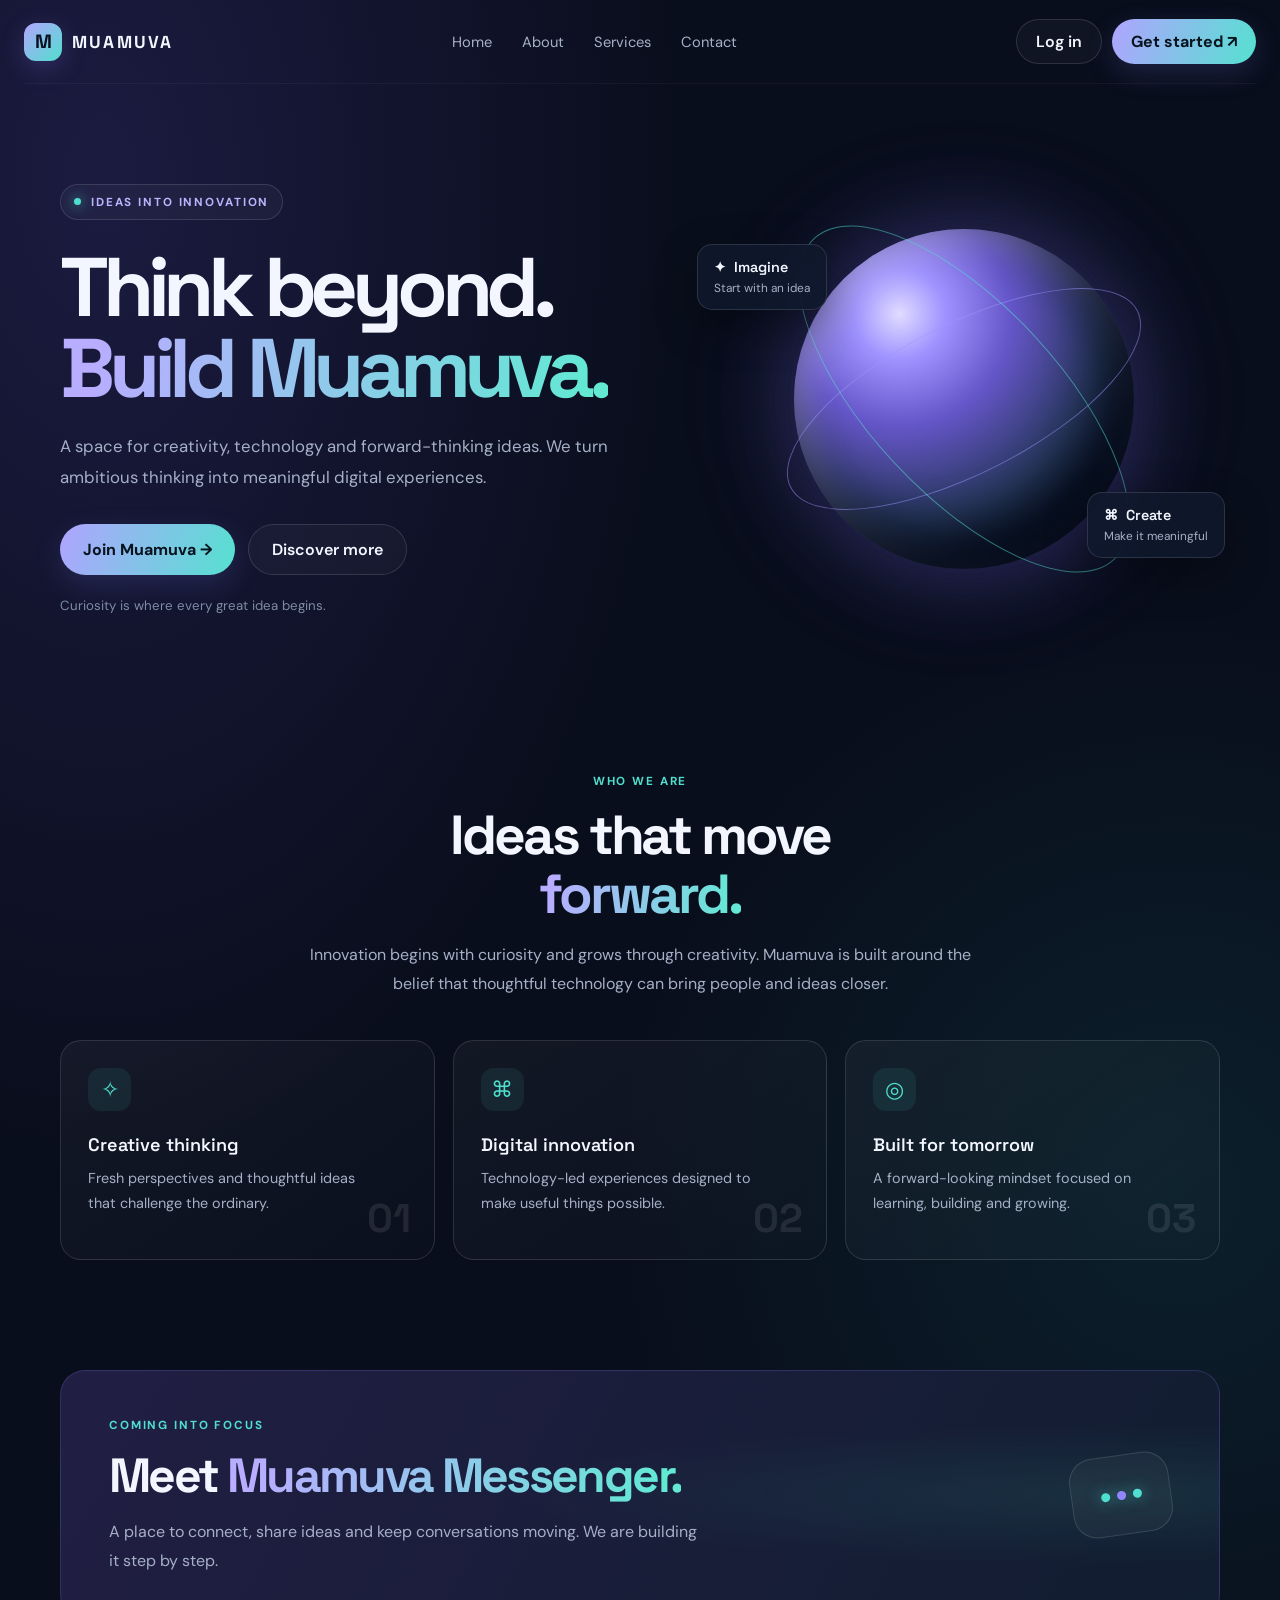
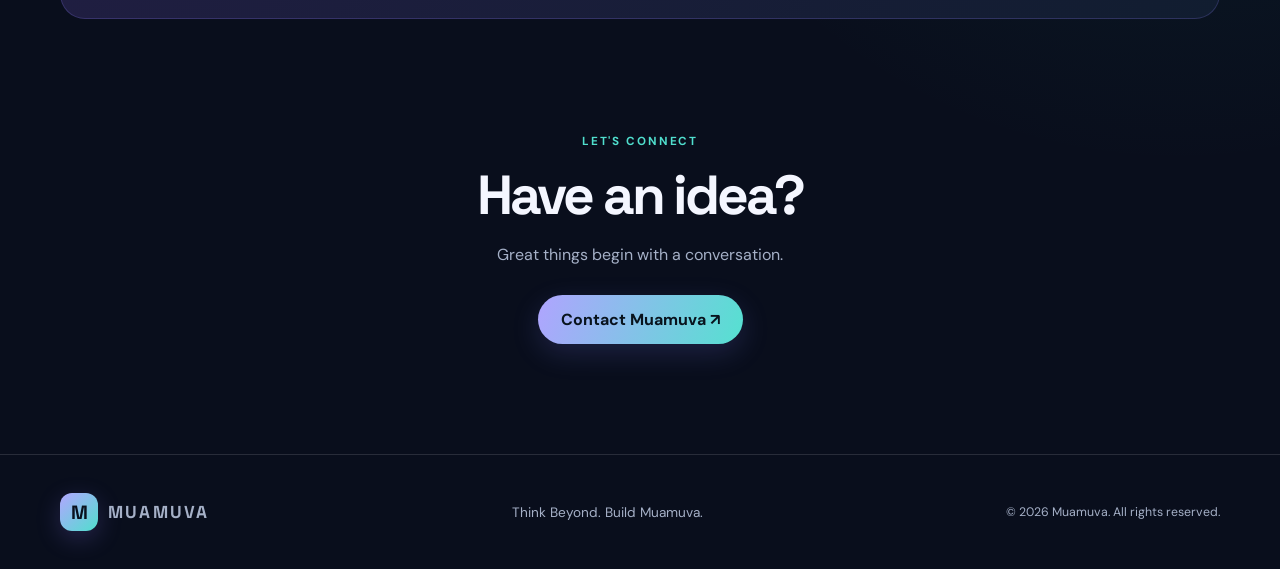
<file: index.html>
<!DOCTYPE html>
<html lang="en">
<head>
<meta charset="UTF-8"><meta name="viewport" content="width=device-width, initial-scale=1">
<meta name="description" content="Muamuva — Think Beyond. Build Muamuva.">
<title>MUAMUVA — Think Beyond</title>
<link rel="preconnect" href="https://fonts.googleapis.com">
<link href="https://fonts.googleapis.com/css2?family=DM+Sans:wght@400;500;600;700&family=Space+Grotesk:wght@500;600;700&display=swap" rel="stylesheet">
<link rel="stylesheet" href="css/style.css">
</head>
<body>
<header class="header">
  <a class="brand" href="#home"><span class="brand-icon">M</span> MUAMUVA</a>
  <button class="menu-toggle" id="menuToggle" aria-label="Toggle navigation">☰</button>
  <nav id="nav"><a href="#home">Home</a><a href="#about">About</a><a href="#services">Services</a><a href="#contact">Contact</a></nav>
  <div class="header-actions"><button class="btn btn-ghost" data-auth="login">Log in</button><button class="btn btn-primary" data-auth="signup">Get started ↗</button></div>
</header>

<main>
<section class="hero wrap" id="home">
  <div class="hero-copy">
    <div class="eyebrow"><i></i> IDEAS INTO INNOVATION</div>
    <h1>Think beyond.<br><span>Build Muamuva.</span></h1>
    <p class="lead">A space for creativity, technology and forward-thinking ideas. We turn ambitious thinking into meaningful digital experiences.</p>
    <div class="hero-actions"><button class="btn btn-primary btn-large" data-auth="signup">Join Muamuva →</button><a class="btn btn-ghost btn-large" href="#about">Discover more</a></div>
    <p class="note">Curiosity is where every great idea begins.</p>
  </div>
  <div class="visual">
    <div class="halo"></div><div class="orb"></div><div class="ring ring-one"></div><div class="ring ring-two"></div>
    <div class="float-card card-one"><b>✦ &nbsp;Imagine</b><small>Start with an idea</small></div>
    <div class="float-card card-two"><b>⌘ &nbsp;Create</b><small>Make it meaningful</small></div>
  </div>
</section>

<section class="wrap about" id="about">
  <div class="section-heading"><span class="kicker">WHO WE ARE</span><h2>Ideas that move<br><span>forward.</span></h2><p>Innovation begins with curiosity and grows through creativity. Muamuva is built around the belief that thoughtful technology can bring people and ideas closer.</p></div>
  <div class="cards" id="services">
    <article><div class="feature-icon">✧</div><h3>Creative thinking</h3><p>Fresh perspectives and thoughtful ideas that challenge the ordinary.</p><b class="number">01</b></article>
    <article><div class="feature-icon">⌘</div><h3>Digital innovation</h3><p>Technology-led experiences designed to make useful things possible.</p><b class="number">02</b></article>
    <article><div class="feature-icon">◎</div><h3>Built for tomorrow</h3><p>A forward-looking mindset focused on learning, building and growing.</p><b class="number">03</b></article>
  </div>
</section>

<section class="messenger wrap">
  <div><span class="kicker">COMING INTO FOCUS</span><h2>Meet <span>Muamuva Messenger.</span></h2><p>A place to connect, share ideas and keep conversations moving. We are building it step by step.</p></div>
  <div class="chat-symbol"><i></i><i></i><i></i></div>
</section>

<section class="contact wrap" id="contact"><span class="kicker">LET'S CONNECT</span><h2>Have an idea?</h2><p>Great things begin with a conversation.</p><a class="btn btn-primary btn-large" href="mailto:contact@muamuva.com">Contact Muamuva ↗</a></section>
</main>

<footer><a class="brand" href="#home"><span class="brand-icon">M</span> MUAMUVA</a><p>Think Beyond. Build Muamuva.</p><small>© <span id="year"></span> Muamuva. All rights reserved.</small></footer>

<div class="modal" id="authModal" aria-hidden="true">
  <div class="backdrop" data-close></div>
  <section class="auth-box" role="dialog" aria-modal="true" aria-labelledby="authTitle">
    <button class="close" type="button" aria-label="Close" data-close>×</button>
    <a class="brand" href="#home"><span class="brand-icon">M</span> MUAMUVA</a>
    <div class="auth-heading"><span class="kicker" id="authKicker">YOUR SPACE STARTS HERE</span><h2 id="authTitle">Welcome back.</h2><p id="authDescription">Log in to continue to your Muamuva account.</p></div>
    <form id="authForm">
      <div class="name-fields" id="nameFields">
        <label>First name<input id="firstName" type="text" placeholder="First name" autocomplete="given-name"></label>
        <label>Last name<input id="lastName" type="text" placeholder="Last name" autocomplete="family-name"></label>
      </div>
      <label>Email address or phone number<input id="identity" type="text" placeholder="Email or phone number" autocomplete="username" required></label>
      <label>Password<span class="password-row"><input id="password" type="password" placeholder="At least 8 characters" minlength="8" required><button type="button" id="togglePassword">Show</button></span></label>
      <div class="options" id="loginOptions"><label class="remember"><input type="checkbox"> Remember me</label><button type="button" class="text-button" id="forgot">Forgot password?</button></div>
      <button class="btn btn-primary submit" id="submitButton" type="submit">Log in →</button>
      <p class="feedback" id="feedback" role="status" aria-live="polite"></p>
    </form>
    <p class="switch" id="switchText">New to Muamuva? <button class="text-button" type="button" data-switch="signup">Create an account</button></p>
    <p class="security">Demo interface only. Real account security and authentication will be added with Django in Phase 2.</p>
  </section>
</div>
<script src="js/script.js"></script>
</body></html>
</file>
<file: css/style.css>
/* MUAMUVA — Phase 1 | Dark Purple & Cyan */
:root{--bg:#090e1c;--panel:#141e33;--text:#f4f6ff;--muted:#a5b0c7;--purple:#9585ff;--cyan:#50dfce;--line:#ffffff20;--font:"DM Sans",sans-serif;--display:"Space Grotesk",sans-serif}
*{box-sizing:border-box;margin:0;padding:0}html{scroll-behavior:smooth}body{min-width:320px;background:radial-gradient(ellipse at 8% 8%,#6b53dc30,transparent 35%),radial-gradient(ellipse at 92% 55%,#1eafa31c,transparent 34%),var(--bg);color:var(--text);font-family:var(--font);overflow-x:hidden}body.modal-open{overflow:hidden}a{color:inherit;text-decoration:none}button,input{font:inherit}button{cursor:pointer}.wrap{width:min(1160px,calc(100% - 48px));margin:auto}
.header{width:min(1240px,calc(100% - 48px));height:84px;margin:auto;display:flex;align-items:center;justify-content:space-between;gap:25px;border-bottom:1px solid #ffffff0b}.brand{display:inline-flex;align-items:center;gap:10px;font:700 1.08rem var(--display);letter-spacing:.13em;white-space:nowrap}.brand-icon{width:38px;height:38px;display:grid;place-items:center;border-radius:12px;background:linear-gradient(135deg,#b2a6ff,#50dfce);color:#09111e;font:700 1.2rem var(--display);letter-spacing:0;box-shadow:0 7px 24px #8d7cff38}
nav{display:flex;gap:30px;color:var(--muted);font-size:.92rem}nav a:hover{color:var(--cyan)}.header-actions{display:flex;gap:10px}.btn{display:inline-flex;align-items:center;justify-content:center;gap:9px;padding:11px 19px;border:1px solid var(--line);border-radius:999px;color:var(--text);background:#ffffff08;font-weight:600;transition:.2s}.btn:hover{transform:translateY(-2px);border-color:#9585ff}.btn-primary{border:0;color:#08131d;background:linear-gradient(110deg,#b0a4ff,#55e1d0);font-weight:700;box-shadow:0 9px 28px #6f71e133}.btn-large{padding:14px 23px}.menu-toggle{display:none}
.hero{min-height:650px;padding:70px 0 90px;display:grid;grid-template-columns:1.08fr .92fr;align-items:center;gap:45px}.eyebrow,.kicker{display:inline-flex;align-items:center;gap:10px;color:#bcb3ff;font-size:.73rem;font-weight:700;letter-spacing:.16em}.eyebrow{padding:9px 13px;border:1px solid var(--line);border-radius:99px;background:#ffffff08}.eyebrow i{width:7px;height:7px;border-radius:50%;background:var(--cyan);box-shadow:0 0 13px var(--cyan)}
h1{margin:27px 0 21px;font:700 clamp(3.2rem,6.5vw,6rem)/.98 var(--display);letter-spacing:-.075em}h1 span,.section-heading h2 span,.messenger h2 span{background:linear-gradient(100deg,#b8adff 8%,#63e8d4 95%);-webkit-background-clip:text;background-clip:text;color:transparent}.lead{max-width:570px;color:var(--muted);font-size:1.05rem;line-height:1.85}.hero-actions{display:flex;gap:13px;flex-wrap:wrap;margin-top:31px}.note{margin-top:22px;color:#7f8ba5;font-size:.83rem}
.visual{min-height:430px;position:relative;display:grid;place-items:center;isolation:isolate}.halo{position:absolute;width:340px;aspect-ratio:1;border-radius:50%;background:#796bff30;filter:blur(55px)}.orb{width:min(340px,70vw);aspect-ratio:1;border-radius:50%;position:relative;background:radial-gradient(circle at 31% 25%,#e0dcff 0,#a093ff 13%,#6556c9 32%,#26365a 59%,#0d182b 72%);box-shadow:inset -22px -25px 55px #050b19,inset 10px 10px 35px #e1dcff65,0 0 90px #8274ff35;animation:float 7s ease-in-out infinite}.ring{position:absolute;width:390px;height:150px;border:1px solid #9f96ff80;border-radius:50%;transform:rotate(-27deg)}.ring-two{width:440px;height:190px;border-color:#55e1d080;transform:rotate(47deg)}.float-card{position:absolute;padding:13px 16px;border:1px solid var(--line);border-radius:15px;background:#10192cdd;backdrop-filter:blur(15px);box-shadow:0 16px 45px #0005}.float-card b,.float-card small{display:block}.float-card b{font:600 .9rem var(--display)}.float-card small{margin-top:4px;color:var(--muted);font-size:.74rem}.card-one{top:14%;left:-2%}.card-two{bottom:13%;right:-1%}
.about{padding:35px 0 110px}.section-heading{max-width:680px;margin:0 auto 42px;text-align:center}.kicker{color:var(--cyan)}.section-heading h2,.messenger h2,.contact h2{font:700 clamp(2.2rem,4.3vw,3.5rem)/1.08 var(--display);letter-spacing:-.055em;margin:16px 0}.section-heading p,.messenger p,.contact p{color:var(--muted);line-height:1.8}.cards{display:grid;grid-template-columns:repeat(3,1fr);gap:18px}.cards article{min-height:220px;padding:27px;position:relative;overflow:hidden;border:1px solid var(--line);border-radius:21px;background:linear-gradient(145deg,#ffffff0b,#ffffff03);transition:.25s}.cards article:hover{transform:translateY(-6px);border-color:#9585ff80}.feature-icon{width:43px;height:43px;display:grid;place-items:center;border-radius:13px;margin-bottom:22px;color:var(--cyan);background:#50dfce15;font-size:1.35rem}.cards h3{font:600 1.13rem var(--display);margin-bottom:10px}.cards p{max-width:290px;color:var(--muted);font-size:.9rem;line-height:1.7}.number{position:absolute;right:23px;bottom:15px;color:#ffffff18;font:700 2.5rem var(--display)}
.messenger{display:flex;align-items:center;justify-content:space-between;gap:30px;padding:42px 48px;margin-bottom:110px;border:1px solid #8f80ff36;border-radius:25px;background:radial-gradient(ellipse at 90% 50%,#2b777333,transparent 40%),linear-gradient(120deg,#211e43,#111d30)}.messenger h2{font-size:clamp(2rem,4vw,3rem)}.messenger p{max-width:590px}.chat-symbol{width:100px;height:80px;flex:none;display:flex;justify-content:center;align-items:center;gap:7px;border:1px solid #ffffff20;border-radius:24px;background:#ffffff09;transform:rotate(-8deg)}.chat-symbol i{width:9px;height:9px;border-radius:50%;background:var(--cyan);box-shadow:0 0 14px #50dfce88}.chat-symbol i:nth-child(2){background:var(--purple)}
.contact{text-align:center;padding-bottom:110px}.contact p{margin-bottom:25px}footer{min-height:115px;padding:27px max(24px,calc((100% - 1160px)/2));border-top:1px solid var(--line);display:flex;align-items:center;justify-content:space-between;gap:20px;color:var(--muted)}footer p{font-size:.85rem}footer small{font-size:.77rem}
.modal{position:fixed;inset:0;z-index:20;display:none;align-items:center;justify-content:center;padding:20px}.modal.open{display:flex}.backdrop{position:absolute;inset:0;background:#030713c9;backdrop-filter:blur(9px)}.auth-box{width:min(465px,100%);max-height:92vh;overflow:auto;position:relative;z-index:1;padding:34px;border:1px solid #ffffff1b;border-radius:25px;background:linear-gradient(145deg,#18233b,#101829);box-shadow:0 28px 100px #0009;animation:appear .22s ease-out}.close{position:absolute;top:15px;right:19px;border:0;background:transparent;color:var(--muted);font-size:1.8rem}.auth-heading{margin:27px 0 24px}.auth-heading h2{margin:10px 0 7px;font:700 2rem var(--display);letter-spacing:-.05em}.auth-heading p{color:var(--muted);font-size:.9rem;line-height:1.6}#authForm>label,.name-fields label{display:block;margin:15px 0;color:#dce3f4;font-size:.83rem;font-weight:600}#authForm input:not([type=checkbox]){display:block;width:100%;height:47px;margin-top:8px;padding:0 14px;border:1px solid #ffffff20;border-radius:11px;outline:0;color:white;background:#0b1323;font-size:.9rem}#authForm input:focus{border-color:var(--purple);box-shadow:0 0 0 3px #9585ff20}#authForm input::placeholder{color:#71809c}.name-fields{display:none;grid-template-columns:1fr 1fr;gap:12px}.name-fields.visible{display:grid}.password-row{display:flex;gap:8px}.password-row input{flex:1;min-width:0}.password-row button{align-self:end;height:47px;margin-top:8px;padding:0 13px;border:1px solid #ffffff20;border-radius:11px;color:#d7d2ff;background:#222d47}.options{display:flex;align-items:center;justify-content:space-between;gap:10px;margin:17px 0 20px;color:var(--muted);font-size:.8rem}.remember{display:flex;align-items:center;gap:7px}.text-button{padding:0;border:0;background:transparent;color:#b8adff;font-size:inherit}.text-button:hover{color:var(--cyan)}.submit{width:100%;min-height:48px}.feedback{min-height:20px;margin-top:12px;color:var(--cyan);text-align:center;font-size:.82rem;line-height:1.5}.switch{margin-top:17px;color:var(--muted);text-align:center;font-size:.84rem}.security{margin-top:20px;padding-top:15px;border-top:1px solid var(--line);color:#7886a1;font-size:.72rem;line-height:1.6;text-align:center}
@keyframes float{0%,100%{transform:translateY(0) rotate(0)}50%{transform:translateY(-13px) rotate(4deg)}}@keyframes appear{from{opacity:0;transform:translateY(10px) scale(.985)}to{opacity:1;transform:none}}
@media(max-width:850px){.header{height:76px}.menu-toggle{display:block;margin-left:auto;padding:8px 11px;border:1px solid var(--line);border-radius:10px;color:white;background:transparent}.header nav{display:none;position:absolute;top:76px;left:20px;right:20px;z-index:5;padding:18px;border:1px solid var(--line);border-radius:15px;background:#121c30;flex-direction:column;align-items:flex-start}.header nav.open{display:flex}.hero{grid-template-columns:1fr;padding-top:55px}.visual{min-height:380px}.cards{grid-template-columns:1fr}.cards article{min-height:185px}}
@media(max-width:560px){.wrap,.header{width:calc(100% - 32px)}.header{gap:9px}.brand{font-size:.9rem;gap:7px}.brand-icon{width:33px;height:33px}.header-actions{gap:6px}.header-actions .btn{padding:9px 11px;font-size:.76rem}.hero{padding-block:45px 65px}.hero h1{font-size:clamp(3rem,13vw,4.3rem)}.lead{font-size:.95rem}.visual{min-height:315px}.orb{width:min(255px,68vw)}.ring{width:290px;height:115px}.ring-two{width:325px;height:145px}.float-card{padding:10px 11px}.card-one{left:0;top:8%}.card-two{right:0;bottom:7%}.about{padding-bottom:75px}.messenger{padding:27px 22px;margin-bottom:75px}.chat-symbol{width:60px;height:60px;gap:4px}.chat-symbol i{width:6px;height:6px}footer{flex-direction:column;text-align:center;padding-block:28px}.auth-box{padding:27px 22px}.name-fields{grid-template-columns:1fr;gap:0}}
</file>
